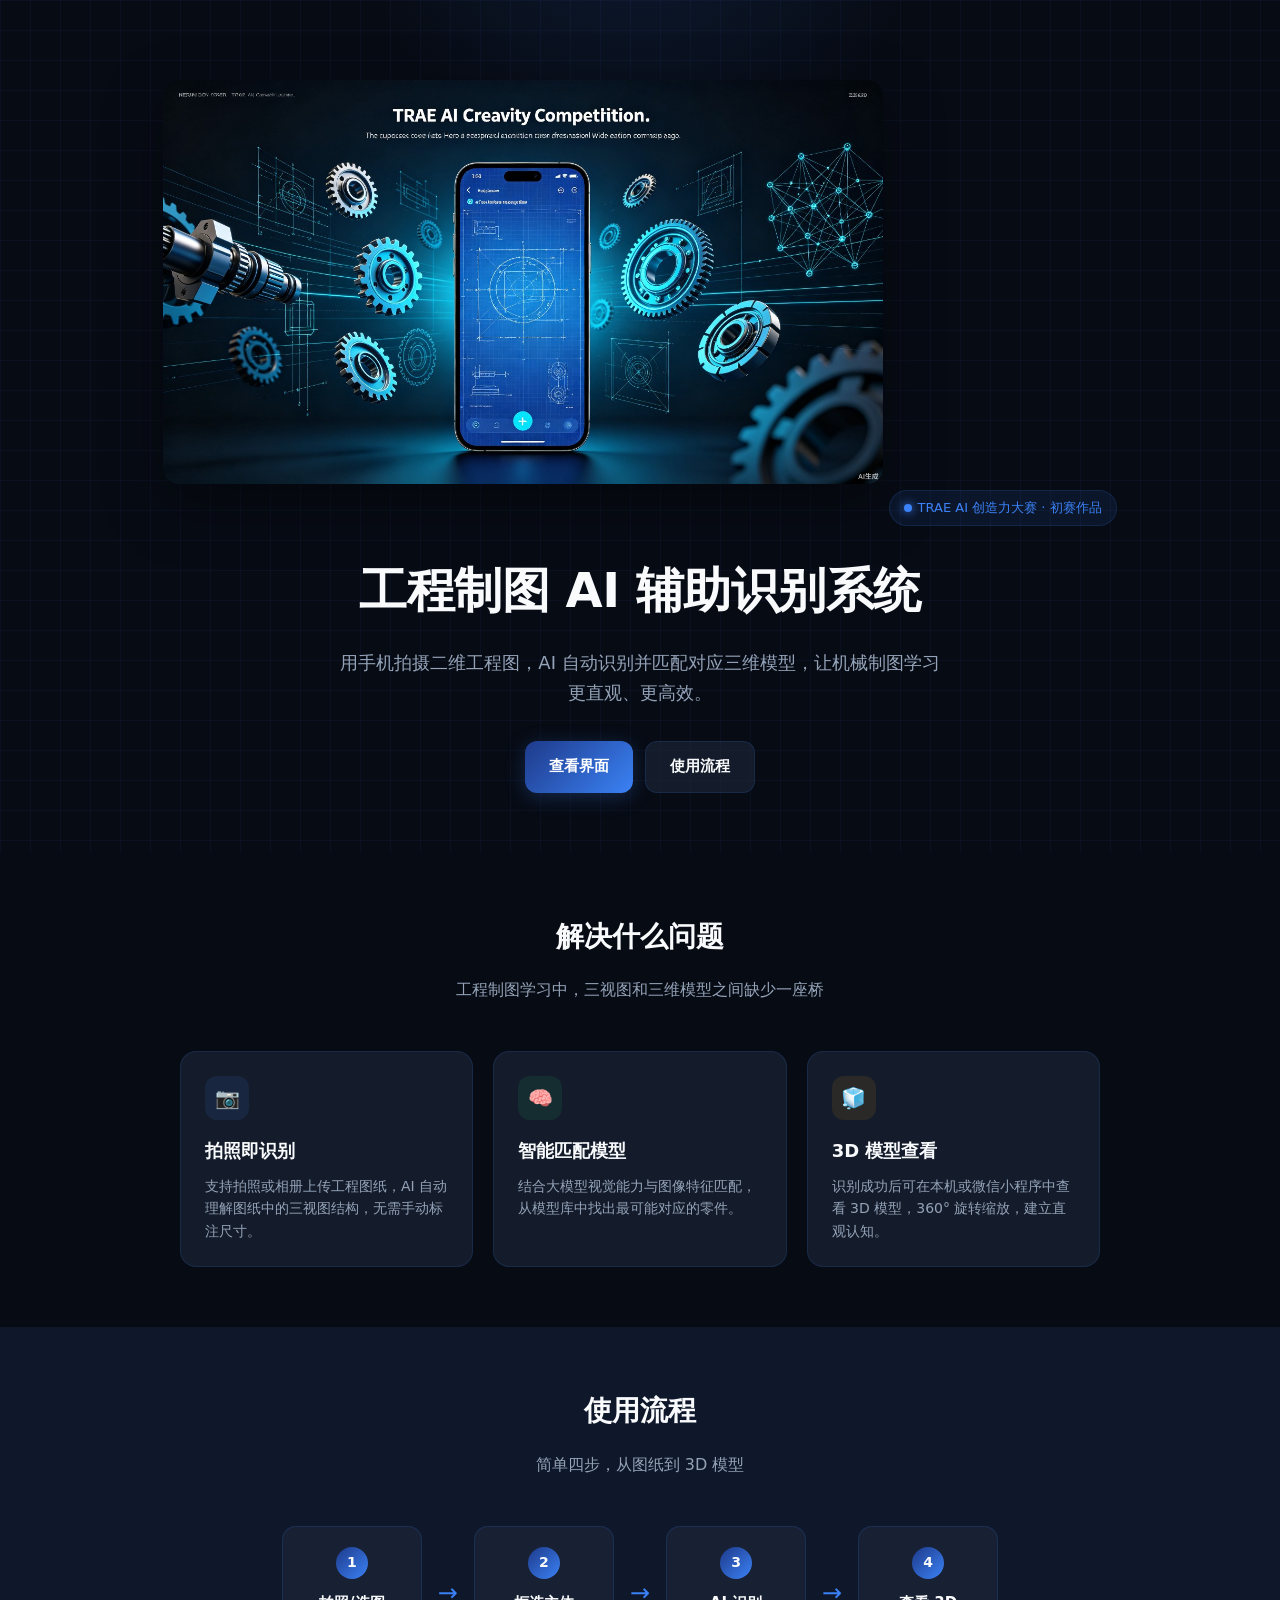
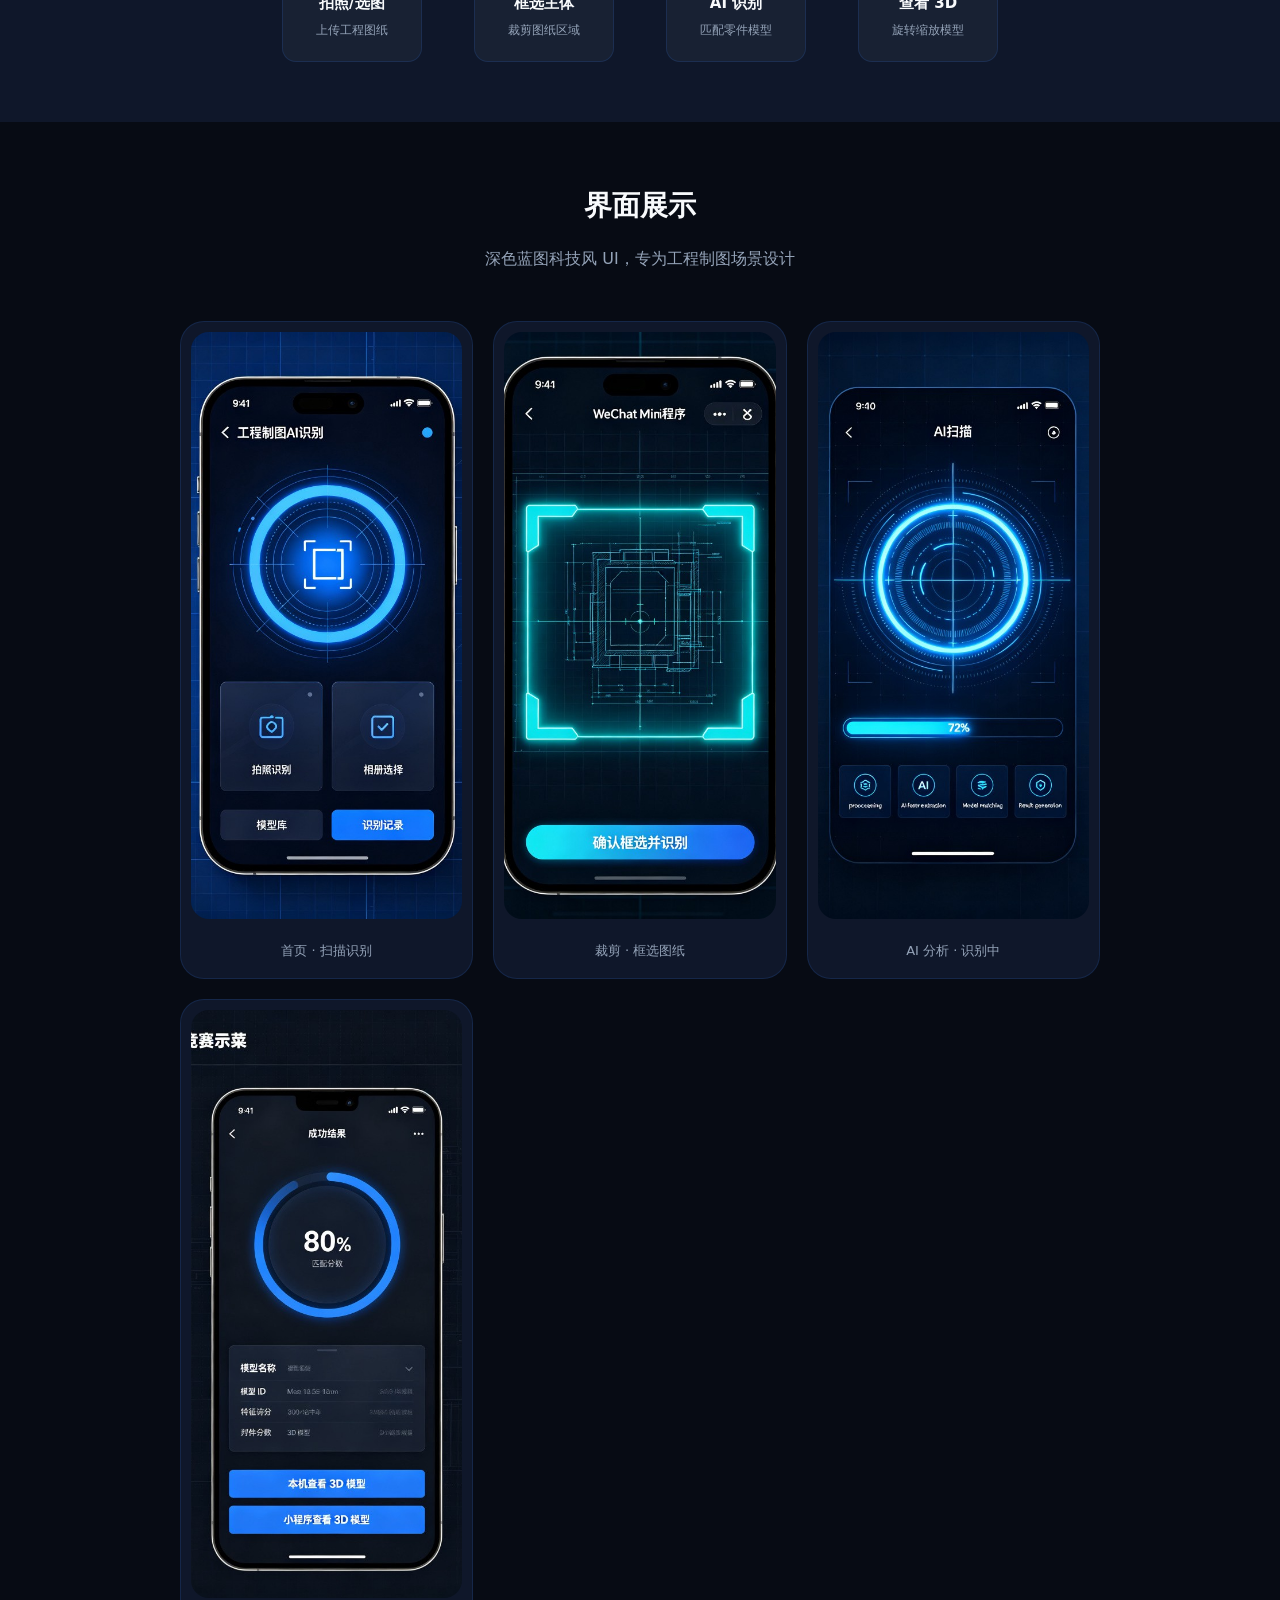
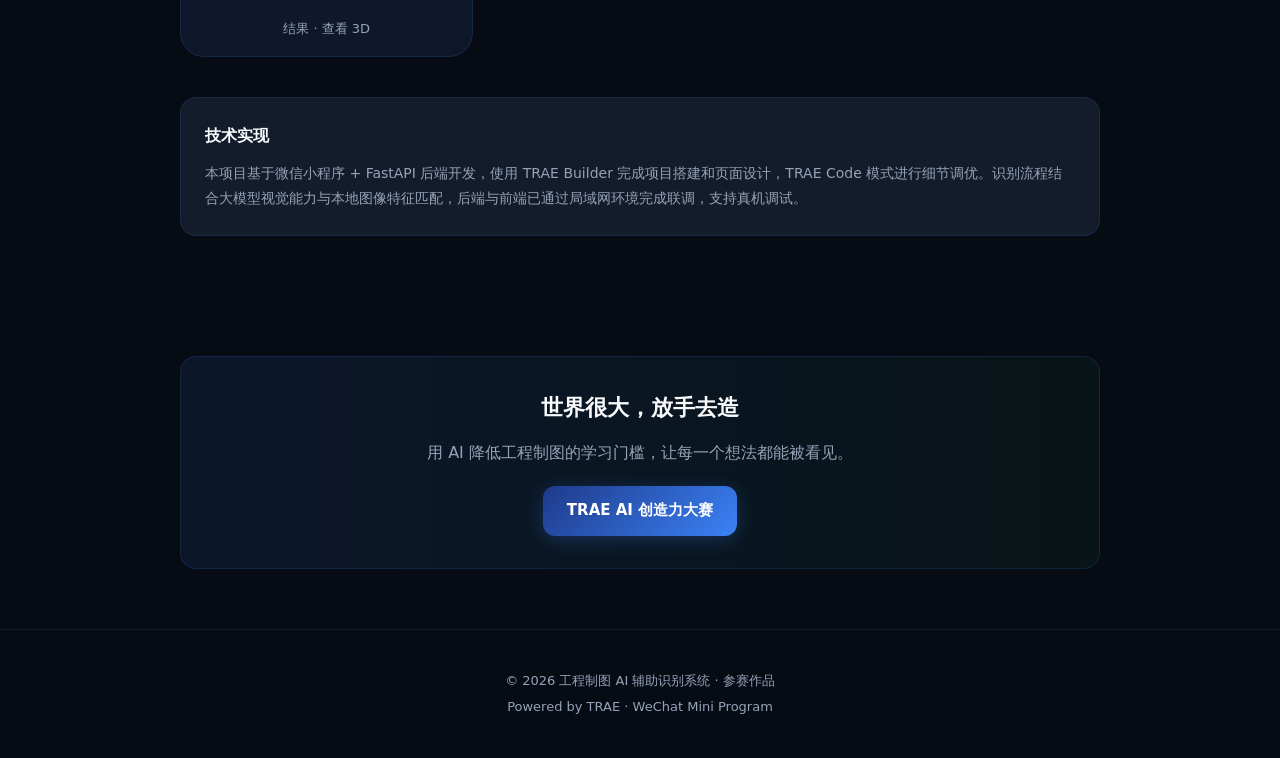
<file: competition-demo.html>
<!DOCTYPE html>
<html lang="zh-CN">
<head>
<meta charset="UTF-8">
<meta name="viewport" content="width=device-width, initial-scale=1.0">
<title>工程制图AI识别 - TRAE AI创造力大赛初赛作品</title>
<style>
* { margin: 0; padding: 0; box-sizing: border-box; }
:root {
  --bg: #070b14;
  --bg2: #0f172a;
  --surface: rgba(30, 41, 59, 0.6);
  --ink: #f8fafc;
  --muted: #94a3b8;
  --rule: rgba(59, 130, 246, 0.15);
  --accent: #3b82f6;
  --accent2: #22c55e;
  --accent3: #f59e0b;
  --font-sans: -apple-system, "PingFang SC", "SF Pro Text", system-ui, sans-serif;
}
body {
  font-family: var(--font-sans);
  background: var(--bg);
  color: var(--ink);
  line-height: 1.7;
}
.hero {
  position: relative;
  padding: 80px 20px 60px;
  overflow: hidden;
  text-align: center;
}
.hero-bg {
  position: absolute; inset: 0;
  background-image:
    linear-gradient(rgba(59, 130, 246, 0.05) 1px, transparent 1px),
    linear-gradient(90deg, rgba(59, 130, 246, 0.05) 1px, transparent 1px);
  background-size: 30px 30px;
  pointer-events: none;
}
.hero-glow {
  position: absolute; top: -50%; left: 50%;
  transform: translateX(-50%);
  width: 600px; height: 600px;
  background: radial-gradient(circle, rgba(59,130,246,0.15) 0%, transparent 70%);
  pointer-events: none;
}
.badge {
  display: inline-flex; align-items: center; gap: 6px;
  padding: 6px 14px; border-radius: 20px;
  background: rgba(59,130,246,0.1); border: 1px solid var(--rule);
  color: var(--accent); font-size: 13px; font-weight: 500;
  margin-bottom: 24px;
}
.badge-dot { width: 8px; height: 8px; border-radius: 50%; background: var(--accent); box-shadow: 0 0 10px var(--accent); }
.hero h1 { font-size: clamp(32px, 6vw, 48px); font-weight: 700; letter-spacing: -0.5px; margin-bottom: 16px; }
.hero p { font-size: 18px; color: var(--muted); max-width: 600px; margin: 0 auto 32px; }
.hero-actions { display: flex; gap: 12px; justify-content: center; flex-wrap: wrap; }
.btn {
  display: inline-flex; align-items: center; gap: 8px;
  padding: 12px 24px; border-radius: 12px;
  font-size: 15px; font-weight: 600; text-decoration: none;
  transition: all 0.2s; cursor: pointer; border: none;
}
.btn-primary { background: linear-gradient(135deg, #1e3a8a, #3b82f6); color: #fff; box-shadow: 0 4px 20px rgba(59,130,246,0.25); }
.btn-primary:hover { transform: translateY(-1px); box-shadow: 0 6px 28px rgba(59,130,246,0.35); }
.btn-secondary { background: var(--surface); color: var(--ink); border: 1px solid var(--rule); }
.btn-secondary:hover { border-color: rgba(59,130,246,0.4); }

.container { max-width: 960px; margin: 0 auto; padding: 0 20px; }
section { padding: 60px 0; }
.section-title { font-size: 28px; font-weight: 700; margin-bottom: 16px; text-align: center; }
.section-subtitle { text-align: center; color: var(--muted); margin-bottom: 48px; }

.features { display: grid; grid-template-columns: repeat(auto-fit, minmax(260px, 1fr)); gap: 20px; }
.feature-card {
  background: var(--surface); border: 1px solid var(--rule); border-radius: 16px;
  padding: 24px; transition: all 0.2s;
}
.feature-card:hover { transform: translateY(-3px); border-color: rgba(59,130,246,0.3); }
.feature-icon {
  width: 44px; height: 44px; border-radius: 12px;
  display: flex; align-items: center; justify-content: center;
  font-size: 20px; margin-bottom: 16px;
}
.feature-icon.ai { background: rgba(59,130,246,0.1); }
.feature-icon.view { background: rgba(34,197,94,0.1); }
.feature-icon.mini { background: rgba(245,158,11,0.1); }
.feature-card h3 { font-size: 18px; margin-bottom: 8px; }
.feature-card p { font-size: 14px; color: var(--muted); line-height: 1.6; }

.flow { display: flex; align-items: center; justify-content: center; gap: 16px; flex-wrap: wrap; }
.flow-step {
  background: var(--surface); border: 1px solid var(--rule); border-radius: 14px;
  padding: 20px; text-align: center; min-width: 140px;
}
.flow-step .num {
  width: 32px; height: 32px; border-radius: 50%;
  background: linear-gradient(135deg, #1e3a8a, #3b82f6);
  display: flex; align-items: center; justify-content: center;
  margin: 0 auto 12px; font-weight: 700; font-size: 14px;
}
.flow-step h4 { font-size: 15px; margin-bottom: 4px; }
.flow-step p { font-size: 12px; color: var(--muted); }
.flow-arrow { color: var(--accent); font-size: 24px; }

.screenshots { display: grid; grid-template-columns: repeat(auto-fit, minmax(220px, 1fr)); gap: 20px; }
.screen-card {
  background: var(--bg2); border: 1px solid var(--rule); border-radius: 24px;
  padding: 10px; overflow: hidden;
}
.screen-card img {
  width: 100%; aspect-ratio: 9/19.5;
  object-fit: cover; border-radius: 18px;
  background: linear-gradient(135deg, #1e3a8a, #0f172a);
}
.screen-card figcaption { text-align: center; padding: 12px 0 6px; font-size: 13px; color: var(--muted); }

.highlight {
  background: linear-gradient(90deg, rgba(59,130,246,0.1), rgba(34,197,94,0.05));
  border: 1px solid var(--rule); border-radius: 16px;
  padding: 32px; text-align: center;
}
.highlight h3 { font-size: 22px; margin-bottom: 12px; }
.highlight p { color: var(--muted); margin-bottom: 20px; }

.tech-note {
  background: var(--surface); border: 1px solid var(--rule); border-radius: 16px;
  padding: 24px; margin-top: 40px;
}
.tech-note h4 { font-size: 16px; margin-bottom: 12px; color: var(--ink); }
.tech-note p { color: var(--muted); font-size: 14px; line-height: 1.8; }

footer {
  border-top: 1px solid var(--rule); padding: 40px 20px;
  text-align: center; color: var(--muted); font-size: 13px;
}

@media (max-width: 640px) {
  .hero { padding: 60px 20px 40px; }
  .hero h1 { font-size: 32px; }
  section { padding: 40px 0; }
  .flow { flex-direction: column; }
  .flow-arrow { transform: rotate(90deg); }
}
</style>
</head>
<body>

<div class="hero">
  <div class="hero-bg"></div>
  <div class="hero-glow"></div>
  <div style="position: relative; z-index: 1;">
    <img src="assets/hero-cover.jpg" alt="cover" style="width: min(100%, 720px); border-radius: 16px; margin-bottom: 28px; box-shadow: 0 20px 60px rgba(0,0,0,0.4);">
    <div class="badge"><span class="badge-dot"></span> TRAE AI 创造力大赛 · 初赛作品</div>
    <h1>工程制图 AI 辅助识别系统</h1>
    <p>用手机拍摄二维工程图，AI 自动识别并匹配对应三维模型，让机械制图学习更直观、更高效。</p>
    <div class="hero-actions">
      <a href="#demo" class="btn btn-primary">查看界面</a>
      <a href="#flow" class="btn btn-secondary">使用流程</a>
    </div>
  </div>
</div>

<section id="intro">
  <div class="container">
    <h2 class="section-title">解决什么问题</h2>
    <p class="section-subtitle">工程制图学习中，三视图和三维模型之间缺少一座桥</p>
    <div class="features">
      <div class="feature-card">
        <div class="feature-icon ai">📷</div>
        <h3>拍照即识别</h3>
        <p>支持拍照或相册上传工程图纸，AI 自动理解图纸中的三视图结构，无需手动标注尺寸。</p>
      </div>
      <div class="feature-card">
        <div class="feature-icon view">🧠</div>
        <h3>智能匹配模型</h3>
        <p>结合大模型视觉能力与图像特征匹配，从模型库中找出最可能对应的零件。</p>
      </div>
      <div class="feature-card">
        <div class="feature-icon mini">🧊</div>
        <h3>3D 模型查看</h3>
        <p>识别成功后可在本机或微信小程序中查看 3D 模型，360° 旋转缩放，建立直观认知。</p>
      </div>
    </div>
  </div>
</section>

<section id="flow" style="background: var(--bg2);">
  <div class="container">
    <h2 class="section-title">使用流程</h2>
    <p class="section-subtitle">简单四步，从图纸到 3D 模型</p>
    <div class="flow">
      <div class="flow-step">
        <div class="num">1</div>
        <h4>拍照/选图</h4>
        <p>上传工程图纸</p>
      </div>
      <div class="flow-arrow">→</div>
      <div class="flow-step">
        <div class="num">2</div>
        <h4>框选主体</h4>
        <p>裁剪图纸区域</p>
      </div>
      <div class="flow-arrow">→</div>
      <div class="flow-step">
        <div class="num">3</div>
        <h4>AI 识别</h4>
        <p>匹配零件模型</p>
      </div>
      <div class="flow-arrow">→</div>
      <div class="flow-step">
        <div class="num">4</div>
        <h4>查看 3D</h4>
        <p>旋转缩放模型</p>
      </div>
    </div>
  </div>
</section>

<section id="demo">
  <div class="container">
    <h2 class="section-title">界面展示</h2>
    <p class="section-subtitle">深色蓝图科技风 UI，专为工程制图场景设计</p>
    <div class="screenshots">
      <figure class="screen-card">
        <img src="assets/demo-home.jpg" alt="首页" onerror="this.style.background='linear-gradient(135deg,#1e3a8a,#0f172a)'">
        <figcaption>首页 · 扫描识别</figcaption>
      </figure>
      <figure class="screen-card">
        <img src="assets/demo-crop.jpg" alt="裁剪页" onerror="this.style.background='linear-gradient(135deg,#1e3a8a,#0f172a)'">
        <figcaption>裁剪 · 框选图纸</figcaption>
      </figure>
      <figure class="screen-card">
        <img src="assets/demo-scan.jpg" alt="扫描中" onerror="this.style.background='linear-gradient(135deg,#1e3a8a,#0f172a)'">
        <figcaption>AI 分析 · 识别中</figcaption>
      </figure>
      <figure class="screen-card">
        <img src="assets/demo-result.jpg" alt="结果页" onerror="this.style.background='linear-gradient(135deg,#1e3a8a,#0f172a)'">
        <figcaption>结果 · 查看 3D</figcaption>
      </figure>
    </div>

    <div class="tech-note">
      <h4>技术实现</h4>
      <p>本项目基于微信小程序 + FastAPI 后端开发，使用 TRAE Builder 完成项目搭建和页面设计，TRAE Code 模式进行细节调优。识别流程结合大模型视觉能力与本地图像特征匹配，后端与前端已通过局域网环境完成联调，支持真机调试。</p>
    </div>
  </div>
</section>

<section id="cta">
  <div class="container">
    <div class="highlight">
      <h3>世界很大，放手去造</h3>
      <p>用 AI 降低工程制图的学习门槛，让每一个想法都能被看见。</p>
      <div class="btn btn-primary" style="display:inline-flex;">TRAE AI 创造力大赛</div>
    </div>
  </div>
</section>

<footer>
  <p>© 2026 工程制图 AI 辅助识别系统 · 参赛作品</p>
  <p style="margin-top: 4px;">Powered by TRAE · WeChat Mini Program</p>
</footer>

</body>
</html>
</file>
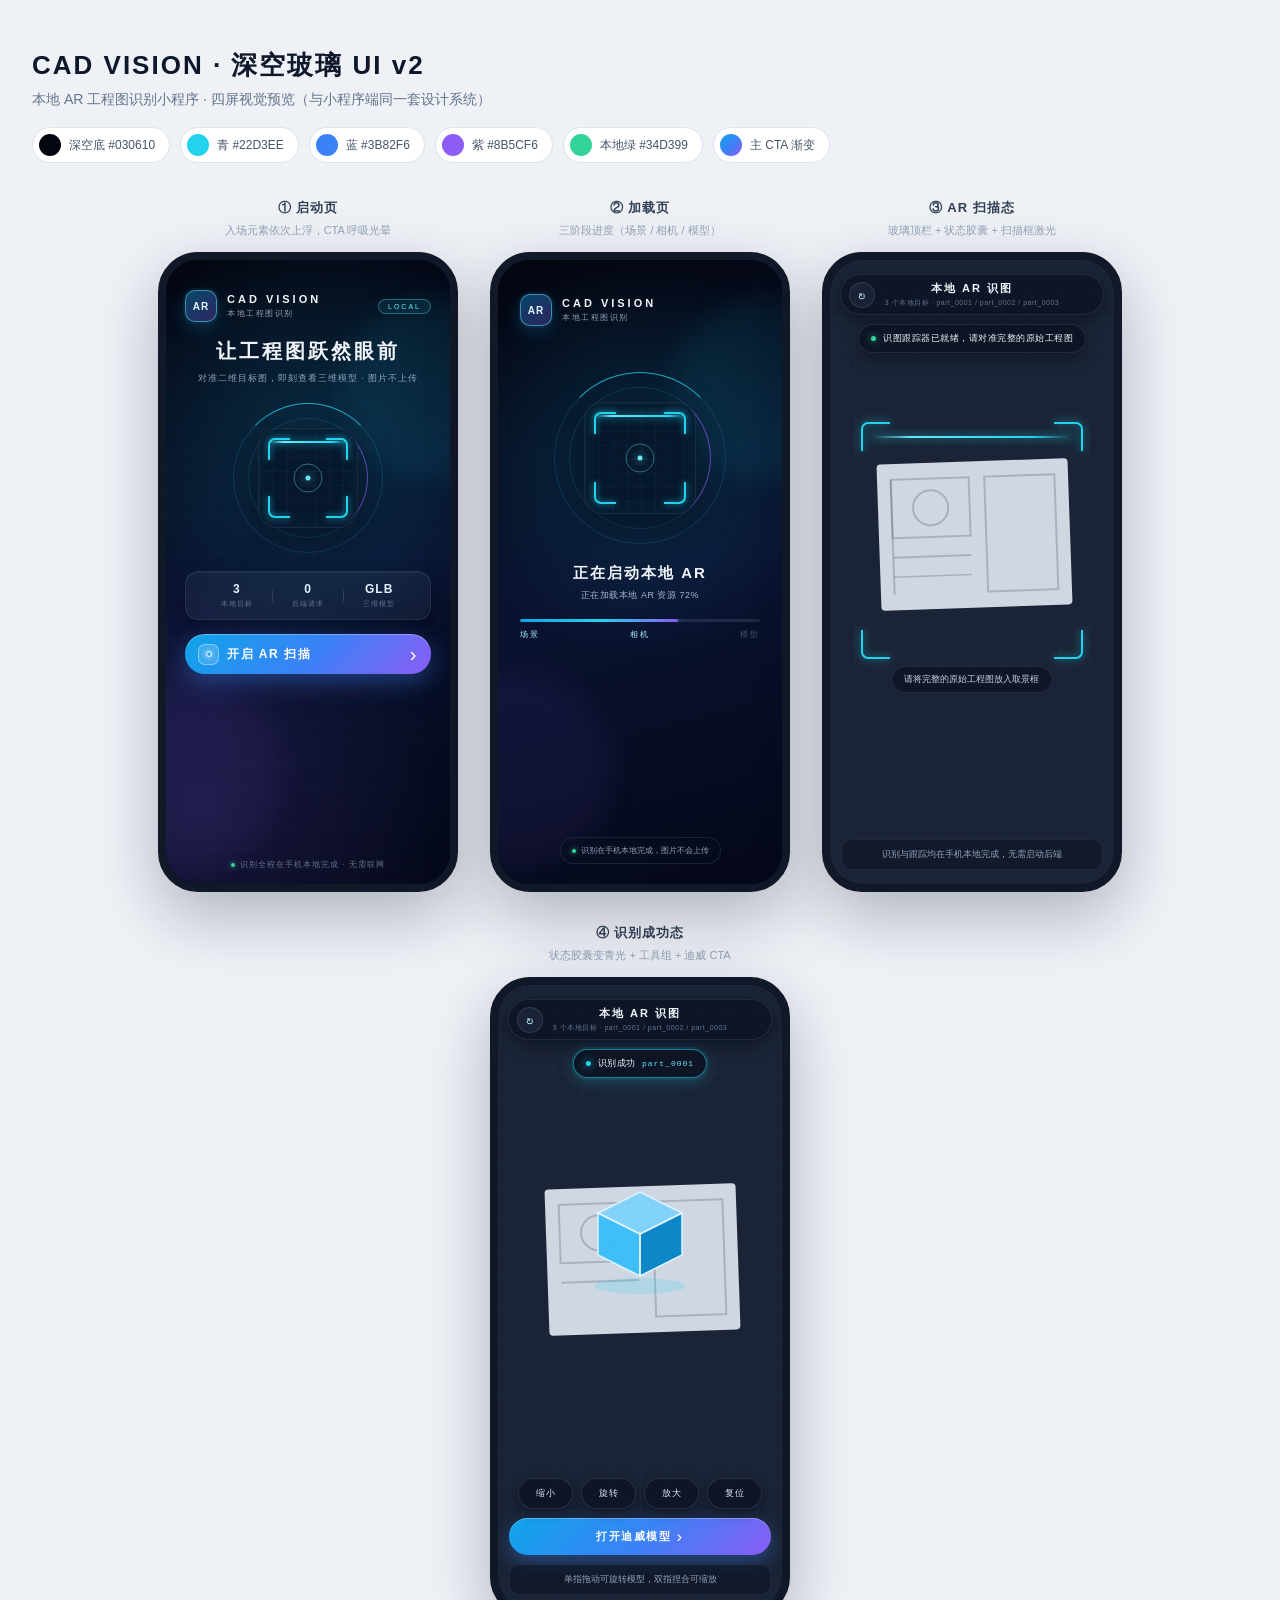
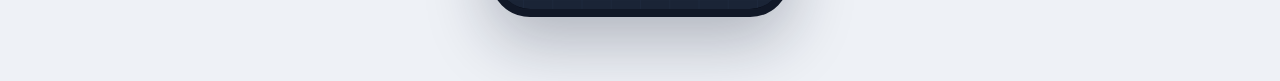
<file: docs/ui-preview.html>
<!DOCTYPE html>
<html lang="zh-CN">
<head>
<meta charset="UTF-8">
<meta name="viewport" content="width=device-width, initial-scale=1.0">
<title>CAD VISION · 深空玻璃 UI 预览</title>
<style>
  * { margin: 0; padding: 0; box-sizing: border-box; }
  body {
    min-height: 100vh;
    padding: 48px 32px 64px;
    background: #eef1f6;
    color: #0f172a;
    font-family: -apple-system, BlinkMacSystemFont, 'Segoe UI', 'PingFang SC', 'Microsoft YaHei', sans-serif;
  }
  .doc-header { max-width: 1400px; margin: 0 auto 36px; }
  .doc-header h1 { font-size: 26px; font-weight: 800; letter-spacing: 2px; }
  .doc-header p { margin-top: 8px; color: #64748b; font-size: 14px; }
  .swatches { display: flex; gap: 10px; margin-top: 18px; flex-wrap: wrap; }
  .swatch { display: flex; align-items: center; gap: 8px; padding: 6px 14px 6px 6px; border: 1px solid #dde3ec; border-radius: 999px; background: #fff; font-size: 12px; color: #475569; }
  .swatch i { width: 22px; height: 22px; border-radius: 50%; display: block; }

  .phones { max-width: 1400px; margin: 0 auto; display: flex; gap: 32px; flex-wrap: wrap; justify-content: center; }
  .phone-wrap { display: flex; flex-direction: column; align-items: center; gap: 14px; }
  .phone-label { font-size: 13px; font-weight: 700; color: #334155; letter-spacing: 1px; }
  .phone-sub { font-size: 11px; color: #94a3b8; margin-top: -8px; }

  .phone {
    position: relative;
    width: 300px;
    height: 640px;
    overflow: hidden;
    border-radius: 40px;
    border: 8px solid #111827;
    background: #030610;
    box-shadow: 0 24px 64px rgba(15, 23, 42, 0.28);
    color: #f1f5f9;
    font-size: 12px;
  }

  /* ===== 共用 ===== */
  .glow { position: absolute; border-radius: 50%; opacity: .5; filter: blur(14px); animation: glowFloat 5s ease-in-out infinite alternate; }
  .glow-one { top: 6%; right: -76px; width: 184px; height: 184px; background: rgba(34,211,238,.16); }
  .glow-two { bottom: 2%; left: -84px; width: 200px; height: 200px; background: rgba(139,92,246,.15); animation-delay: -2s; }

  .brand { position: relative; z-index: 2; width: 100%; display: flex; align-items: center; }
  .logo { width: 32px; height: 32px; display: flex; align-items: center; justify-content: center; border: 1px solid rgba(103,232,249,.5); border-radius: 10px; color: #e0f2fe; font-size: 10px; font-weight: 800; letter-spacing: 1px; background: linear-gradient(145deg, rgba(14,165,233,.4), rgba(139,92,246,.3)); box-shadow: 0 0 0 2px rgba(34,211,238,.06), 0 6px 18px rgba(14,165,233,.22); }
  .brand-copy { display: flex; flex-direction: column; margin-left: 10px; }
  .brand-name { font-size: 11px; font-weight: 800; letter-spacing: 3px; }
  .brand-sub { margin-top: 3px; color: #94a3b8; font-size: 8px; letter-spacing: 1.5px; }
  .badge { margin-left: auto; padding: 3px 9px; border: 1px solid rgba(103,232,249,.35); border-radius: 999px; color: #67e8f9; font-size: 7px; letter-spacing: 2px; background: rgba(34,211,238,.08); }

  .scanner-zone { position: relative; z-index: 2; width: 172px; height: 172px; flex: none; display: flex; align-items: center; justify-content: center; }
  .orbit { position: absolute; border: 1px solid rgba(56,189,248,.16); border-radius: 50%; }
  .orbit-one { inset: 0; border-top-color: rgba(34,211,238,.8); animation: orbitSpin 7s linear infinite; }
  .orbit-two { inset: 15px; border-right-color: rgba(139,92,246,.75); animation: orbitSpinReverse 5.5s linear infinite; }
  .scanner { position: relative; width: 112px; height: 112px; overflow: hidden; border: 1px solid rgba(148,163,184,.14); border-radius: 19px; background: rgba(8,18,38,.72); box-shadow: inset 0 0 24px rgba(34,211,238,.08), 0 12px 36px rgba(0,0,0,.4); }
  .scan-grid { position: absolute; inset: 0; opacity: .3; background-image: linear-gradient(rgba(56,189,248,.16) 1px, transparent 1px), linear-gradient(90deg, rgba(56,189,248,.16) 1px, transparent 1px); background-size: 14px 14px; }
  .scan-corner { position: absolute; width: 22px; height: 22px; border-color: #22d3ee; border-style: solid; filter: drop-shadow(0 0 3px rgba(34,211,238,.8)); }
  .c-a { top: 9px; left: 9px; border-width: 2px 0 0 2px; border-radius: 7px 0 0 0; }
  .c-b { top: 9px; right: 9px; border-width: 2px 2px 0 0; border-radius: 0 7px 0 0; }
  .c-c { bottom: 9px; left: 9px; border-width: 0 0 2px 2px; border-radius: 0 0 0 7px; }
  .c-d { right: 9px; bottom: 9px; border-width: 0 2px 2px 0; border-radius: 0 0 7px 0; }
  .laser { position: absolute; top: 12px; left: 10px; right: 10px; height: 2px; border-radius: 2px; background: linear-gradient(90deg, transparent, #67e8f9 18%, #22d3ee 82%, transparent); box-shadow: 0 0 8px rgba(34,211,238,.95); animation: laserScan 2.4s ease-in-out infinite; }
  .center-mark { position: absolute; top: 50%; left: 50%; width: 29px; height: 29px; display: flex; align-items: center; justify-content: center; border: 1px solid rgba(103,232,249,.4); border-radius: 50%; transform: translate(-50%,-50%); animation: centerPulse 1.8s ease-in-out infinite; }
  .center-dot { width: 5px; height: 5px; border-radius: 50%; background: #67e8f9; box-shadow: 0 0 9px rgba(103,232,249,.95); }

  /* ===== 屏 1：启动页 ===== */
  .intro { position: absolute; inset: 0; display: flex; flex-direction: column; align-items: center; padding: 30px 19px 14px; background: radial-gradient(circle at 50% 30%, rgba(14,116,144,.3), transparent 46%), radial-gradient(circle at 12% 88%, rgba(139,92,246,.14), transparent 40%), linear-gradient(165deg, #030610 0%, #0a1230 52%, #040818 100%); }
  .intro-grid { position: absolute; inset: 0; opacity: .5; background-image: linear-gradient(rgba(56,189,248,.045) 1px, transparent 1px), linear-gradient(90deg, rgba(56,189,248,.045) 1px, transparent 1px); background-size: 21px 21px; }
  .intro-copy { z-index: 2; display: flex; flex-direction: column; align-items: center; margin-top: 16px; text-align: center; animation: fadeUp .6s ease .08s both; }
  .intro-title { font-size: 20px; font-weight: 800; letter-spacing: 3px; }
  .intro-desc { margin-top: 6px; color: #8ea3bd; font-size: 9px; line-height: 1.6; letter-spacing: 1px; }
  .intro .scanner-zone { width: 150px; height: 150px; margin-top: 18px; animation: fadeUp .6s ease .16s both; }
  .intro .scanner { width: 100px; height: 100px; }
  .meta { z-index: 2; width: 100%; display: flex; align-items: center; justify-content: center; margin-top: 18px; padding: 10px 5px; border: 1px solid rgba(148,163,184,.14); border-radius: 13px; background: rgba(148,163,184,.07); box-shadow: inset 0 1px 0 rgba(255,255,255,.06), 0 8px 20px rgba(2,6,18,.35); animation: fadeUp .6s ease .24s both; }
  .meta-item { width: 30%; display: flex; flex-direction: column; align-items: center; }
  .meta-value { color: #e0f2fe; font-size: 12px; font-weight: 800; letter-spacing: 1px; }
  .meta-label { margin-top: 3px; color: #64748b; font-size: 7px; letter-spacing: 1px; }
  .meta-divider { width: 1px; height: 18px; background: linear-gradient(180deg, transparent, rgba(148,163,184,.3), transparent); }
  .cta { z-index: 2; width: 100%; height: 40px; display: flex; align-items: center; margin-top: 14px; padding: 0 13px; border-radius: 999px; color: #fff; font-size: 12px; font-weight: 700; letter-spacing: 1.5px; background: linear-gradient(135deg, #0ea5e9 0%, #3b82f6 52%, #8b5cf6 100%); box-shadow: 0 8px 24px rgba(59,130,246,.4), inset 0 1px 0 rgba(255,255,255,.3); animation: fadeUp .6s ease .32s both, ctaBreath 2.8s ease-in-out .8s infinite; }
  .cta-icon { width: 21px; height: 21px; display: flex; align-items: center; justify-content: center; margin-right: 8px; border: 1px solid rgba(255,255,255,.4); border-radius: 7px; background: rgba(255,255,255,.14); }
  .cta-dot { width: 6px; height: 6px; border: 1.5px solid #fff; border-radius: 50%; box-shadow: 0 0 6px rgba(255,255,255,.85); }
  .cta-arrow { margin-left: auto; font-size: 20px; font-weight: 300; line-height: 1; }
  .footnote { z-index: 2; display: flex; align-items: center; margin-top: auto; color: #64748b; font-size: 8px; letter-spacing: 1px; animation: fadeUp .6s ease .4s both; }
  .note-dot { width: 4px; height: 4px; margin-right: 5px; border-radius: 50%; background: #34d399; box-shadow: 0 0 5px rgba(52,211,153,.9); }

  /* ===== 屏 2：加载页 ===== */
  .loading { position: absolute; inset: 0; display: flex; flex-direction: column; align-items: center; padding: 34px 22px 20px; background: radial-gradient(circle at 50% 32%, rgba(14,116,144,.28), transparent 44%), linear-gradient(165deg, #030610 0%, #0a1230 52%, #040818 100%); }
  .loading .scanner-zone { margin-top: 46px; }
  .load-copy { z-index: 2; display: flex; flex-direction: column; align-items: center; margin-top: 20px; }
  .load-title { font-size: 15px; font-weight: 700; letter-spacing: 2px; }
  .load-desc { min-height: 14px; margin-top: 6px; color: #a5b4c7; font-size: 9px; letter-spacing: .5px; }
  .progress { z-index: 2; width: 100%; margin-top: 16px; }
  .track { height: 3px; overflow: hidden; border-radius: 999px; background: rgba(148,163,184,.16); }
  .track i { display: block; height: 100%; width: 66%; border-radius: inherit; background: linear-gradient(90deg, #0ea5e9, #22d3ee, #8b5cf6); box-shadow: 0 0 7px rgba(34,211,238,.85); }
  .steps { display: flex; justify-content: space-between; margin-top: 7px; }
  .step { color: #475569; font-size: 8px; letter-spacing: 2px; }
  .step.active { color: #a5f3fc; }
  .load-note { z-index: 2; display: flex; align-items: center; margin-top: auto; padding: 7px 11px; border: 1px solid rgba(148,163,184,.14); border-radius: 999px; color: #94a3b8; font-size: 8px; background: rgba(8,14,30,.5); }

  /* ===== 屏 3/4：AR 相机层 ===== */
  .camera-view { position: absolute; inset: 0; }
  .camera-view svg { width: 100%; height: 100%; }
  .topbar { position: absolute; top: 14px; left: 10px; right: 10px; z-index: 5; display: flex; align-items: center; padding: 6px 8px; border: 1px solid rgba(148,163,184,.14); border-radius: 999px; background: rgba(8,14,30,.62); box-shadow: 0 5px 16px rgba(2,6,18,.45); }
  .round-btn { width: 26px; height: 26px; display: flex; align-items: center; justify-content: center; border: 1px solid rgba(148,163,184,.18); border-radius: 50%; color: #bae6fd; font-size: 15px; background: rgba(148,163,184,.1); }
  .topbar-title { flex: 1; display: flex; flex-direction: column; align-items: center; }
  .topbar-title b { font-size: 11px; letter-spacing: 2px; }
  .topbar-title span { margin-top: 2px; color: #64748b; font-size: 7px; letter-spacing: .5px; }
  .topbar-space { width: 26px; }

  .status-pill { position: absolute; top: 64px; left: 50%; z-index: 5; display: flex; align-items: center; padding: 7px 12px; border: 1px solid rgba(148,163,184,.16); border-radius: 999px; background: rgba(8,14,30,.66); box-shadow: 0 4px 15px rgba(2,6,18,.4); transform: translateX(-50%); white-space: nowrap; }
  .status-pill.recognized { border-color: rgba(34,211,238,.55); box-shadow: 0 0 0 2px rgba(34,211,238,.08), 0 4px 16px rgba(34,211,238,.22); }
  .s-dot { width: 5px; height: 5px; margin-right: 7px; border-radius: 50%; background: #fbbf24; animation: dotPulse 1.6s ease-in-out infinite; }
  .s-dot.ready { background: #34d399; box-shadow: 0 0 7px rgba(52,211,153,.9); }
  .s-dot.recognized { background: #22d3ee; box-shadow: 0 0 8px rgba(34,211,238,1); }
  .s-text { font-size: 9px; letter-spacing: .5px; }
  .s-id { margin-left: 6px; color: #67e8f9; font-family: monospace; font-size: 8px; letter-spacing: 1px; }

  .ar-frame { position: absolute; top: 26%; left: 11%; z-index: 4; width: 78%; height: 38%; }
  .ar-corner { position: absolute; width: 29px; height: 29px; border-color: #22d3ee; border-style: solid; filter: drop-shadow(0 0 4px rgba(34,211,238,.8)); animation: cornerBlink 2.2s ease-in-out infinite; }
  .ar-tl { top: 0; left: 0; border-width: 2px 0 0 2px; border-radius: 7px 0 0 0; }
  .ar-tr { top: 0; right: 0; border-width: 2px 2px 0 0; border-radius: 0 7px 0 0; }
  .ar-bl { bottom: 0; left: 0; border-width: 0 0 2px 2px; border-radius: 0 0 0 7px; }
  .ar-br { right: 0; bottom: 0; border-width: 0 2px 2px 0; border-radius: 0 0 7px 0; }
  .ar-laser { position: absolute; top: 6%; left: 4%; right: 4%; height: 2px; border-radius: 2px; background: linear-gradient(90deg, transparent, #67e8f9 20%, #22d3ee 80%, transparent); box-shadow: 0 0 8px rgba(34,211,238,.9); animation: scanLaserMove 2.8s ease-in-out infinite; }
  .ar-tip { position: absolute; bottom: -34px; left: 50%; transform: translateX(-50%); }
  .ar-tip span { display: block; padding: 6px 12px; border: 1px solid rgba(148,163,184,.16); border-radius: 999px; color: #cbd5e1; font-size: 9px; white-space: nowrap; background: rgba(8,14,30,.6); }

  .controls { position: absolute; right: 11px; bottom: 14px; left: 11px; z-index: 5; }
  .tool-row { display: flex; justify-content: center; gap: 8px; margin-bottom: 9px; }
  .tool-btn { min-width: 55px; padding: 8px 10px; border: 1px solid rgba(148,163,184,.18); border-radius: 999px; color: #e2e8f0; font-size: 9px; letter-spacing: 1px; text-align: center; background: rgba(8,14,30,.62); box-shadow: 0 3px 12px rgba(2,6,18,.38); }
  .diwei { height: 37px; display: flex; align-items: center; justify-content: center; margin-bottom: 9px; border-radius: 999px; color: #fff; font-size: 11px; font-weight: 700; letter-spacing: 1.5px; background: linear-gradient(135deg, #0ea5e9 0%, #3b82f6 52%, #8b5cf6 100%); box-shadow: 0 7px 18px rgba(59,130,246,.38), inset 0 1px 0 rgba(255,255,255,.28); animation: ctaBreath 2.8s ease-in-out infinite; }
  .diwei i { margin-left: 5px; font-size: 17px; font-weight: 300; font-style: normal; line-height: 1; }
  .hint { padding: 8px 11px; border: 1px solid rgba(148,163,184,.12); border-radius: 10px; color: #94a3b8; font-size: 9px; text-align: center; background: rgba(8,14,30,.5); }

  .cube-overlay { position: absolute; top: 30%; left: 50%; z-index: 3; transform: translateX(-50%); animation: floatY 3s ease-in-out infinite; }

  @keyframes orbitSpin { to { transform: rotate(360deg); } }
  @keyframes orbitSpinReverse { to { transform: rotate(-360deg); } }
  @keyframes laserScan { 0%,100% { opacity: .45; transform: translateY(0); } 50% { opacity: 1; transform: translateY(87px); } }
  @keyframes centerPulse { 0%,100% { opacity: .58; transform: translate(-50%,-50%) scale(.88); } 50% { opacity: 1; transform: translate(-50%,-50%) scale(1.1); } }
  @keyframes glowFloat { to { opacity: .75; transform: translate3d(10px,-13px,0) scale(1.1); } }
  @keyframes fadeUp { from { opacity: 0; transform: translateY(10px); } to { opacity: 1; transform: translateY(0); } }
  @keyframes ctaBreath { 0%,100% { box-shadow: 0 7px 18px rgba(59,130,246,.32), inset 0 1px 0 rgba(255,255,255,.28); } 50% { box-shadow: 0 8px 26px rgba(59,130,246,.52), inset 0 1px 0 rgba(255,255,255,.34); } }
  @keyframes dotPulse { 0%,100% { opacity: 1; } 50% { opacity: .45; } }
  @keyframes cornerBlink { 0%,100% { opacity: 1; } 50% { opacity: .55; } }
  @keyframes scanLaserMove { 0%,100% { top: 5%; opacity: .5; } 50% { top: 92%; opacity: 1; } }
  @keyframes floatY { 0%,100% { transform: translateX(-50%) translateY(0); } 50% { transform: translateX(-50%) translateY(-8px); } }
</style>
</head>
<body>
  <div class="doc-header">
    <h1>CAD VISION · 深空玻璃 UI v2</h1>
    <p>本地 AR 工程图识别小程序 · 四屏视觉预览（与小程序端同一套设计系统）</p>
    <div class="swatches">
      <span class="swatch"><i style="background:#030610"></i>深空底 #030610</span>
      <span class="swatch"><i style="background:#22d3ee"></i>青 #22D3EE</span>
      <span class="swatch"><i style="background:#3b82f6"></i>蓝 #3B82F6</span>
      <span class="swatch"><i style="background:#8b5cf6"></i>紫 #8B5CF6</span>
      <span class="swatch"><i style="background:#34d399"></i>本地绿 #34D399</span>
      <span class="swatch"><i style="background:linear-gradient(135deg,#0ea5e9,#3b82f6,#8b5cf6)"></i>主 CTA 渐变</span>
    </div>
  </div>

  <div class="phones">
    <!-- 屏 1：启动页 -->
    <div class="phone-wrap">
      <div class="phone-label">① 启动页</div>
      <div class="phone-sub">入场元素依次上浮，CTA 呼吸光晕</div>
      <div class="phone">
        <div class="intro">
          <div class="glow glow-one"></div>
          <div class="glow glow-two"></div>
          <div class="intro-grid"></div>
          <div class="brand">
            <div class="logo">AR</div>
            <div class="brand-copy">
              <span class="brand-name">CAD VISION</span>
              <span class="brand-sub">本地工程图识别</span>
            </div>
            <span class="badge">LOCAL</span>
          </div>
          <div class="intro-copy">
            <span class="intro-title">让工程图跃然眼前</span>
            <span class="intro-desc">对准二维目标图，即刻查看三维模型 · 图片不上传</span>
          </div>
          <div class="scanner-zone">
            <div class="orbit orbit-one"></div>
            <div class="orbit orbit-two"></div>
            <div class="scanner">
              <div class="scan-grid"></div>
              <div class="scan-corner c-a"></div>
              <div class="scan-corner c-b"></div>
              <div class="scan-corner c-c"></div>
              <div class="scan-corner c-d"></div>
              <div class="laser"></div>
              <div class="center-mark"><div class="center-dot"></div></div>
            </div>
          </div>
          <div class="meta">
            <div class="meta-item"><span class="meta-value">3</span><span class="meta-label">本地目标</span></div>
            <div class="meta-divider"></div>
            <div class="meta-item"><span class="meta-value">0</span><span class="meta-label">后端请求</span></div>
            <div class="meta-divider"></div>
            <div class="meta-item"><span class="meta-value">GLB</span><span class="meta-label">三维模型</span></div>
          </div>
          <div class="cta">
            <div class="cta-icon"><div class="cta-dot"></div></div>
            开启 AR 扫描
            <span class="cta-arrow">›</span>
          </div>
          <div class="footnote"><div class="note-dot"></div>识别全程在手机本地完成 · 无需联网</div>
        </div>
      </div>
    </div>

    <!-- 屏 2：加载页 -->
    <div class="phone-wrap">
      <div class="phone-label">② 加载页</div>
      <div class="phone-sub">三阶段进度（场景 / 相机 / 模型）</div>
      <div class="phone">
        <div class="loading">
          <div class="glow glow-one"></div>
          <div class="glow glow-two"></div>
          <div class="brand">
            <div class="logo">AR</div>
            <div class="brand-copy">
              <span class="brand-name">CAD VISION</span>
              <span class="brand-sub">本地工程图识别</span>
            </div>
          </div>
          <div class="scanner-zone">
            <div class="orbit orbit-one"></div>
            <div class="orbit orbit-two"></div>
            <div class="scanner">
              <div class="scan-grid"></div>
              <div class="scan-corner c-a"></div>
              <div class="scan-corner c-b"></div>
              <div class="scan-corner c-c"></div>
              <div class="scan-corner c-d"></div>
              <div class="laser"></div>
              <div class="center-mark"><div class="center-dot"></div></div>
            </div>
          </div>
          <div class="load-copy">
            <span class="load-title">正在启动本地 AR</span>
            <span class="load-desc">正在加载本地 AR 资源 72%</span>
          </div>
          <div class="progress">
            <div class="track"><i></i></div>
            <div class="steps">
              <span class="step active">场景</span>
              <span class="step active">相机</span>
              <span class="step">模型</span>
            </div>
          </div>
          <div class="load-note"><div class="note-dot"></div>识别在手机本地完成，图片不会上传</div>
        </div>
      </div>
    </div>

    <!-- 屏 3：AR 扫描态 -->
    <div class="phone-wrap">
      <div class="phone-label">③ AR 扫描态</div>
      <div class="phone-sub">玻璃顶栏 + 状态胶囊 + 扫描框激光</div>
      <div class="phone">
        <div class="camera-view">
          <svg viewBox="0 0 300 640" preserveAspectRatio="xMidYMid slice">
            <rect width="300" height="640" fill="#1a2436"/>
            <rect width="300" height="640" fill="url(#camGrid)" opacity="0.5"/>
            <defs>
              <pattern id="camGrid" width="30" height="30" patternUnits="userSpaceOnUse">
                <path d="M 30 0 L 0 0 0 30" fill="none" stroke="#26334d" stroke-width="1"/>
              </pattern>
            </defs>
            <g transform="translate(52,210) rotate(-2)">
              <rect x="0" y="0" width="196" height="150" rx="4" fill="#dfe7f2" opacity="0.92"/>
              <rect x="14" y="16" width="80" height="60" fill="none" stroke="#41506348" stroke-width="2"/>
              <circle cx="54" cy="46" r="18" fill="none" stroke="#41506348" stroke-width="2"/>
              <rect x="110" y="16" width="72" height="118" fill="none" stroke="#41506348" stroke-width="2"/>
              <line x1="14" y1="96" x2="94" y2="96" stroke="#41506348" stroke-width="2"/>
              <line x1="14" y1="116" x2="94" y2="116" stroke="#41506348" stroke-width="1.5"/>
              <line x1="14" y1="16" x2="14" y2="134" stroke="#41506348" stroke-width="2"/>
            </g>
          </svg>
        </div>
        <div class="topbar">
          <div class="round-btn">↻</div>
          <div class="topbar-title"><b>本地 AR 识图</b><span>3 个本地目标 · part_0001 / part_0002 / part_0003</span></div>
          <div class="topbar-space"></div>
        </div>
        <div class="status-pill">
          <div class="s-dot ready"></div>
          <span class="s-text">识图跟踪器已就绪，请对准完整的原始工程图</span>
        </div>
        <div class="ar-frame">
          <div class="ar-corner ar-tl"></div>
          <div class="ar-corner ar-tr"></div>
          <div class="ar-corner ar-bl"></div>
          <div class="ar-corner ar-br"></div>
          <div class="ar-laser"></div>
          <div class="ar-tip"><span>请将完整的原始工程图放入取景框</span></div>
        </div>
        <div class="controls">
          <div class="hint">识别与跟踪均在手机本地完成，无需启动后端</div>
        </div>
      </div>
    </div>

    <!-- 屏 4：识别成功态 -->
    <div class="phone-wrap">
      <div class="phone-label">④ 识别成功态</div>
      <div class="phone-sub">状态胶囊变青光 + 工具组 + 迪威 CTA</div>
      <div class="phone">
        <div class="camera-view">
          <svg viewBox="0 0 300 640" preserveAspectRatio="xMidYMid slice">
            <rect width="300" height="640" fill="#1a2436"/>
            <rect width="300" height="640" fill="url(#camGrid2)" opacity="0.5"/>
            <defs>
              <pattern id="camGrid2" width="30" height="30" patternUnits="userSpaceOnUse">
                <path d="M 30 0 L 0 0 0 30" fill="none" stroke="#26334d" stroke-width="1"/>
              </pattern>
            </defs>
            <g transform="translate(52,210) rotate(-2)">
              <rect x="0" y="0" width="196" height="150" rx="4" fill="#dfe7f2" opacity="0.92"/>
              <rect x="14" y="16" width="80" height="60" fill="none" stroke="#41506348" stroke-width="2"/>
              <circle cx="54" cy="46" r="18" fill="none" stroke="#41506348" stroke-width="2"/>
              <rect x="110" y="16" width="72" height="118" fill="none" stroke="#41506348" stroke-width="2"/>
              <line x1="14" y1="96" x2="94" y2="96" stroke="#41506348" stroke-width="2"/>
            </g>
          </svg>
        </div>
        <div class="cube-overlay">
          <svg width="150" height="130" viewBox="0 0 150 130">
            <g transform="translate(75,62)">
              <polygon points="0,-42 42,-21 0,0 -42,-21" fill="#7dd3fc" opacity="0.95"/>
              <polygon points="-42,-21 0,0 0,42 -42,21" fill="#38bdf8" opacity="0.95"/>
              <polygon points="42,-21 0,0 0,42 42,21" fill="#0284c7" opacity="0.95"/>
              <polygon points="0,-42 42,-21 0,0 -42,-21" fill="none" stroke="#e0f2fe" stroke-width="1.5"/>
              <polygon points="-42,-21 0,0 0,42 -42,21" fill="none" stroke="#e0f2fe" stroke-width="1.5"/>
              <polygon points="42,-21 0,0 0,42 42,21" fill="none" stroke="#e0f2fe" stroke-width="1.5"/>
              <ellipse cx="0" cy="52" rx="46" ry="8" fill="#22d3ee" opacity="0.18"/>
            </g>
          </svg>
        </div>
        <div class="topbar">
          <div class="round-btn">↻</div>
          <div class="topbar-title"><b>本地 AR 识图</b><span>3 个本地目标 · part_0001 / part_0002 / part_0003</span></div>
          <div class="topbar-space"></div>
        </div>
        <div class="status-pill recognized">
          <div class="s-dot recognized"></div>
          <span class="s-text">识别成功</span>
          <span class="s-id">part_0001</span>
        </div>
        <div class="controls">
          <div class="tool-row">
            <div class="tool-btn">缩小</div>
            <div class="tool-btn">旋转</div>
            <div class="tool-btn">放大</div>
            <div class="tool-btn">复位</div>
          </div>
          <div class="diwei">打开迪威模型<i>›</i></div>
          <div class="hint">单指拖动可旋转模型，双指捏合可缩放</div>
        </div>
      </div>
    </div>
  </div>
</body>
</html>
</file>
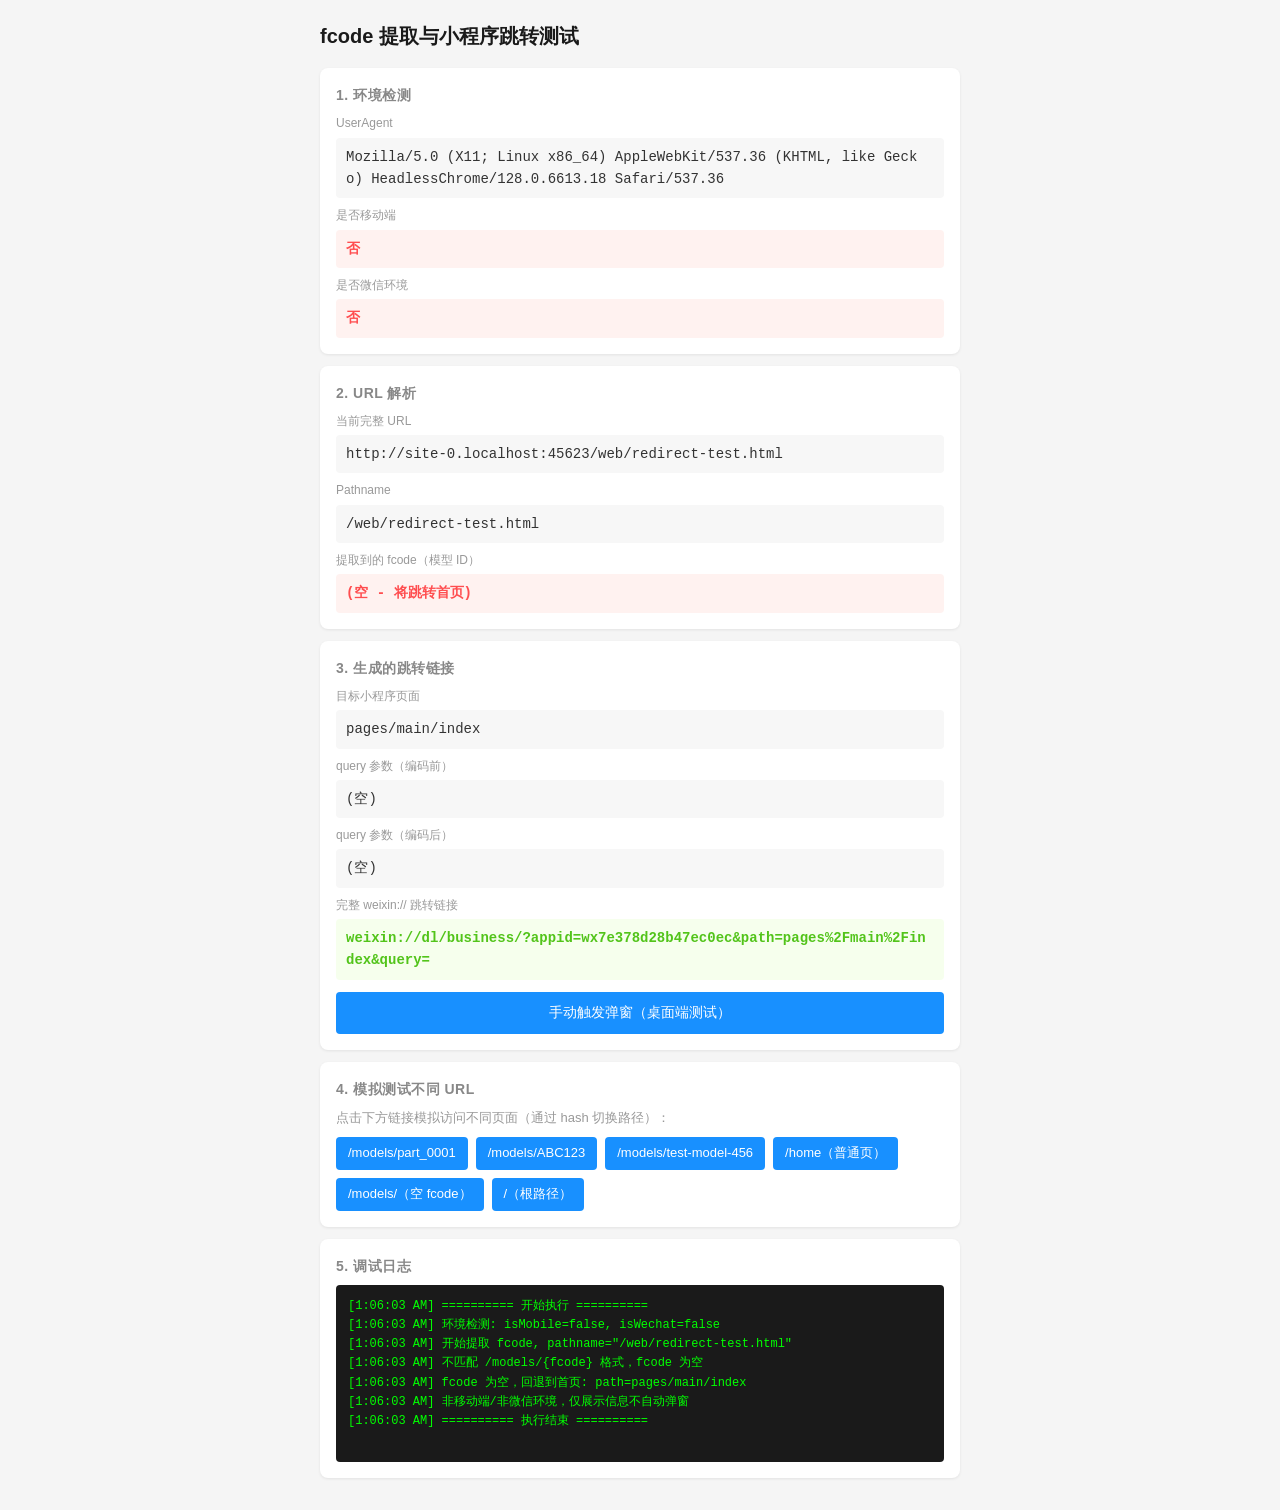
<file: web/redirect-test.html>
<!DOCTYPE html>
<html lang="zh-CN">
<head>
  <meta charset="UTF-8">
  <meta name="viewport" content="width=device-width, initial-scale=1.0">
  <title>fcode 提取与小程序跳转测试</title>
  <style>
    * { box-sizing: border-box; margin: 0; padding: 0; }
    body {
      font-family: -apple-system, BlinkMacSystemFont, "Segoe UI", Roboto, sans-serif;
      background: #f5f5f5;
      padding: 20px;
      color: #333;
      line-height: 1.6;
    }
    .container { max-width: 640px; margin: 0 auto; }
    h1 { font-size: 20px; margin-bottom: 16px; color: #1a1a1a; }
    .card {
      background: #fff;
      border-radius: 8px;
      padding: 16px;
      margin-bottom: 12px;
      box-shadow: 0 1px 3px rgba(0,0,0,0.08);
    }
    .card-title {
      font-size: 14px;
      font-weight: 600;
      color: #888;
      margin-bottom: 8px;
      text-transform: uppercase;
      letter-spacing: 0.5px;
    }
    .value {
      font-family: "SF Mono", Consolas, Monaco, monospace;
      font-size: 14px;
      word-break: break-all;
      background: #f7f7f7;
      padding: 8px 10px;
      border-radius: 4px;
      display: block;
    }
    .value.highlight { background: #e6f7ff; color: #1890ff; font-weight: 600; }
    .value.success { background: #f6ffed; color: #52c41a; font-weight: 600; }
    .value.danger { background: #fff2f0; color: #ff4d4f; font-weight: 600; }
    .label { font-size: 12px; color: #999; margin-bottom: 4px; }
    .test-links { display: flex; flex-wrap: wrap; gap: 8px; margin-top: 8px; }
    .test-links a {
      display: inline-block;
      padding: 6px 12px;
      background: #1890ff;
      color: #fff;
      text-decoration: none;
      border-radius: 4px;
      font-size: 13px;
    }
    .test-links a:hover { background: #40a9ff; }
    .modal-mask {
      display: none;
      position: fixed;
      top: 0; left: 0; right: 0; bottom: 0;
      background: rgba(0,0,0,0.5);
      z-index: 1000;
      justify-content: center;
      align-items: center;
    }
    .modal-mask.show { display: flex; }
    .modal {
      background: #fff;
      border-radius: 12px;
      width: 80%;
      max-width: 320px;
      overflow: hidden;
    }
    .modal-title {
      font-size: 16px;
      font-weight: 600;
      text-align: center;
      padding: 20px 16px 8px;
    }
    .modal-content {
      font-size: 14px;
      color: #666;
      text-align: center;
      padding: 0 16px 20px;
    }
    .modal-btn {
      display: block;
      width: 100%;
      padding: 14px;
      text-align: center;
      font-size: 16px;
      text-decoration: none;
      border: none;
      cursor: pointer;
    }
    .modal-btn.primary { background: #07c160; color: #fff; }
    .modal-btn.cancel { background: #f5f5f5; color: #333; border-top: 1px solid #eee; }
    .log {
      font-family: "SF Mono", Consolas, Monaco, monospace;
      font-size: 12px;
      background: #1a1a1a;
      color: #0f0;
      padding: 12px;
      border-radius: 4px;
      max-height: 200px;
      overflow-y: auto;
      white-space: pre-wrap;
      word-break: break-all;
    }
  </style>
</head>
<body>
  <div class="container">
    <h1>fcode 提取与小程序跳转测试</h1>

    <!-- 环境检测 -->
    <div class="card">
      <div class="card-title">1. 环境检测</div>
      <div class="label">UserAgent</div>
      <span class="value" id="ua"></span>
      <div class="label" style="margin-top:8px;">是否移动端</div>
      <span class="value" id="isMobile"></span>
      <div class="label" style="margin-top:8px;">是否微信环境</div>
      <span class="value" id="isWechat"></span>
    </div>

    <!-- URL 解析 -->
    <div class="card">
      <div class="card-title">2. URL 解析</div>
      <div class="label">当前完整 URL</div>
      <span class="value" id="currentUrl"></span>
      <div class="label" style="margin-top:8px;">Pathname</div>
      <span class="value" id="pathname"></span>
      <div class="label" style="margin-top:8px;">提取到的 fcode（模型 ID）</div>
      <span class="value highlight" id="fcode">—</span>
    </div>

    <!-- 生成的跳转链接 -->
    <div class="card">
      <div class="card-title">3. 生成的跳转链接</div>
      <div class="label">目标小程序页面</div>
      <span class="value" id="targetPath"></span>
      <div class="label" style="margin-top:8px;">query 参数（编码前）</div>
      <span class="value" id="queryRaw"></span>
      <div class="label" style="margin-top:8px;">query 参数（编码后）</div>
      <span class="value" id="queryEncoded"></span>
      <div class="label" style="margin-top:8px;">完整 weixin:// 跳转链接</div>
      <span class="value success" id="weixinUrl">—</span>
    </div>

    <!-- 测试不同 URL -->
    <div class="card">
      <div class="card-title">4. 模拟测试不同 URL</div>
      <p style="font-size:13px;color:#999;margin-bottom:8px;">
        点击下方链接模拟访问不同页面（通过 hash 切换路径）：
      </p>
      <div class="test-links">
        <a href="#/models/part_0001">/models/part_0001</a>
        <a href="#/models/ABC123">/models/ABC123</a>
        <a href="#/models/test-model-456">/models/test-model-456</a>
        <a href="#/home">/home（普通页）</a>
        <a href="#/models/">/models/（空 fcode）</a>
        <a href="#/">/（根路径）</a>
      </div>
    </div>

    <!-- 调试日志 -->
    <div class="card">
      <div class="card-title">5. 调试日志</div>
      <div class="log" id="log"></div>
    </div>
  </div>

  <!-- 弹窗 -->
  <div class="modal-mask" id="modalMask">
    <div class="modal">
      <div class="modal-title">前往微信小程序</div>
      <div class="modal-content" id="modalContent">即将打开微信小程序</div>
      <a href="#" class="modal-btn primary" id="modalConfirmBtn">前往</a>
      <button class="modal-btn cancel" id="modalCancelBtn">取消</button>
    </div>
  </div>

  <script>
    // ===== 配置 =====
    var MINI_PROGRAM_APP_ID = 'wx7e378d28b47ec0ec';
    var MINI_PROGRAM_HOME_PATH = 'pages/main/index';
    var MINI_PROGRAM_MODEL_PATH = 'pages/model/view';

    // ===== 日志 =====
    function log(msg) {
      var el = document.getElementById('log');
      var time = new Date().toLocaleTimeString();
      el.textContent += '[' + time + '] ' + msg + '\n';
      el.scrollTop = el.scrollHeight;
      console.log('[fcode-test]', msg);
    }

    // ===== 环境检测 =====
    function detectEnvironment() {
      var ua = navigator.userAgent || '';
      var isMobile = /Android|webOS|iPhone|iPad|iPod|BlackBerry|IEMobile|Opera Mini/i.test(ua);
      var isWechat = /MicroMessenger/i.test(ua);

      document.getElementById('ua').textContent = ua;
      document.getElementById('isMobile').textContent = isMobile ? '是 ✓' : '否';
      document.getElementById('isMobile').className = 'value ' + (isMobile ? 'success' : 'danger');
      document.getElementById('isWechat').textContent = isWechat ? '是 ✓' : '否';
      document.getElementById('isWechat').className = 'value ' + (isWechat ? 'success' : 'danger');

      log('环境检测: isMobile=' + isMobile + ', isWechat=' + isWechat);
      return { isMobile: isMobile, isWechat: isWechat };
    }

    // ===== 从 URL 提取 fcode =====
    // 支持 /models/{fcode} 格式
    function extractFcode(pathname) {
      log('开始提取 fcode, pathname="' + pathname + '"');

      // 匹配 /models/{fcode}，fcode 不能为空
      // 排除 /models/ 后面直接跟斜杠或为空的情况
      var match = pathname.match(/^\/models\/([^\/\?#]+)/);
      if (match && match[1]) {
        var fcode = match[1];
        log('提取成功: fcode="' + fcode + '"');
        return fcode;
      }

      log('不匹配 /models/{fcode} 格式，fcode 为空');
      return null;
    }

    // ===== 生成跳转链接 =====
    function buildWeixinUrl(fcode) {
      var path, query;

      if (fcode) {
        // 有 fcode：跳转模型详情页，带 3D 模式参数
        path = MINI_PROGRAM_MODEL_PATH;
        // query 编码前: c={fcode}&mode=3d
        var queryStr = 'c=' + fcode + '&mode=3d';
        query = encodeURIComponent(queryStr);
        log('生成模型详情页链接: path=' + path + ', query(原始)=' + queryStr + ', query(编码)=' + query);
      } else {
        // 无 fcode：回退到首页
        path = MINI_PROGRAM_HOME_PATH;
        query = '';
        log('fcode 为空，回退到首页: path=' + path);
      }

      // 拼接 weixin://dl/business/ 链接
      var url = 'weixin://dl/business/?appid=' + MINI_PROGRAM_APP_ID
              + '&path=' + encodeURIComponent(path)
              + '&query=' + query;

      return { url: url, path: path, queryRaw: fcode ? ('c=' + fcode + '&mode=3d') : '(空)', queryEncoded: query };
    }

    // ===== 显示弹窗 =====
    function showModal(weixinUrl, fcode) {
      var mask = document.getElementById('modalMask');
      var content = document.getElementById('modalContent');
      var confirmBtn = document.getElementById('modalConfirmBtn');

      if (fcode) {
        content.textContent = '即将打开微信小程序，查看模型 ' + fcode + ' 的 3D 展示';
      } else {
        content.textContent = '即将打开微信小程序首页';
      }

      confirmBtn.href = weixinUrl;
      mask.classList.add('show');
      log('显示弹窗, 按钮 href=' + weixinUrl);
    }

    function hideModal() {
      document.getElementById('modalMask').classList.remove('show');
    }

    document.getElementById('modalCancelBtn').addEventListener('click', hideModal);

    // ===== 主流程 =====
    function run() {
      log('========== 开始执行 ==========');

      // 环境检测
      var env = detectEnvironment();

      // 获取当前路径（支持 hash 路由模拟）
      var hash = window.location.hash || '';
      var pathname;
      if (hash && hash.indexOf('#/') === 0) {
        // 用 hash 模拟 pathname，便于测试
        pathname = hash.substring(1); // 去掉 #
      } else {
        pathname = window.location.pathname;
      }

      document.getElementById('currentUrl').textContent = window.location.href;
      document.getElementById('pathname').textContent = pathname;

      // 提取 fcode
      var fcode = extractFcode(pathname);
      document.getElementById('fcode').textContent = fcode || '(空 - 将跳转首页)';
      document.getElementById('fcode').className = 'value ' + (fcode ? 'highlight' : 'danger');

      // 生成跳转链接
      var result = buildWeixinUrl(fcode);
      document.getElementById('targetPath').textContent = result.path;
      document.getElementById('queryRaw').textContent = result.queryRaw;
      document.getElementById('queryEncoded').textContent = result.queryEncoded || '(空)';
      document.getElementById('weixinUrl').textContent = result.url;

      // 判断是否需要跳转（移动端或微信环境）
      if (env.isMobile || env.isWechat) {
        log('当前为移动端或微信环境，触发弹窗跳转');
        showModal(result.url, fcode);
      } else {
        log('非移动端/非微信环境，仅展示信息不自动弹窗');
        // 桌面端也提供手动触发按钮
        var manualBtn = document.createElement('button');
        manualBtn.textContent = '手动触发弹窗（桌面端测试）';
        manualBtn.style.cssText = 'display:block;width:100%;padding:12px;margin-top:12px;background:#1890ff;color:#fff;border:none;border-radius:4px;font-size:14px;cursor:pointer;';
        manualBtn.onclick = function() { showModal(result.url, fcode); };
        var card3 = document.querySelectorAll('.card')[2];
        card3.appendChild(manualBtn);
      }

      log('========== 执行结束 ==========\n');
    }

    // 页面加载执行
    run();

    // hash 变化时重新执行（支持点击测试链接）
    window.addEventListener('hashchange', function() {
      document.getElementById('log').textContent = '';
      hideModal();
      run();
    });
  </script>
</body>
</html>
</file>
